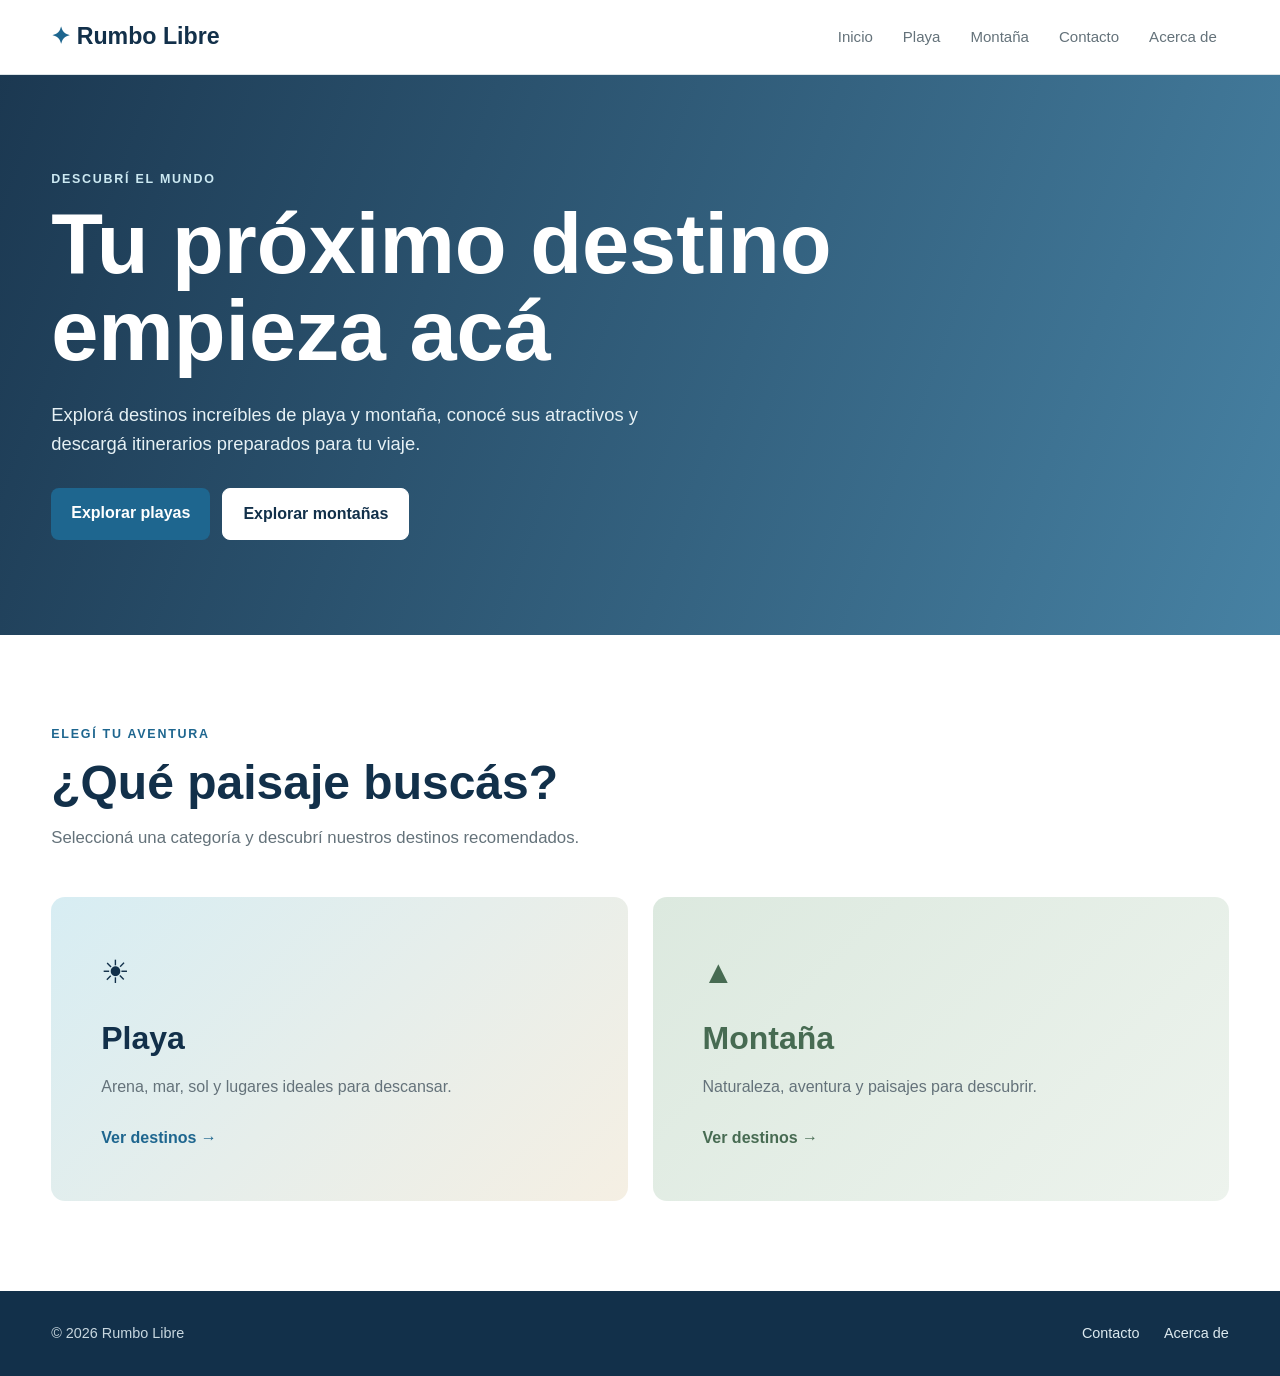
<file: ChatGPT/turismo/index.html>
<!DOCTYPE html>
<html lang="es">
<head>
    <meta charset="UTF-8">
    <meta name="viewport" content="width=device-width, initial-scale=1.0">
    <meta name="description" content="Descubrí destinos turísticos de playa y montaña.">
    <title>Rumbo Libre - Destinos turísticos</title>
    <link rel="stylesheet" href="estilosIA.css">
</head>

<body>

    <header class="encabezado">
        <div class="contenedor">
            <a href="index.html" class="logo">Rumbo Libre</a>

            <nav class="navegacion">
                <a href="index.html">Inicio</a>
                <a href="playa.html">Playa</a>
                <a href="montana.html">Montaña</a>
                <a href="contacto.html">Contacto</a>
                <a href="acerca.html">Acerca de</a>
            </nav>
        </div>
    </header>

    <main>

        <section class="hero">
            <div class="contenedor hero-contenido">
                <p class="etiqueta">DESCUBRÍ EL MUNDO</p>

                <h1>Tu próximo destino<br>empieza acá</h1>

                <p>
                    Explorá destinos increíbles de playa y montaña,
                    conocé sus atractivos y descargá itinerarios
                    preparados para tu viaje.
                </p>

                <div class="botones">
                    <a href="playa.html" class="boton boton-principal">
                        Explorar playas
                    </a>

                    <a href="montana.html" class="boton boton-secundario">
                        Explorar montañas
                    </a>
                </div>
            </div>
        </section>

        <section class="destinos-inicio">
            <div class="contenedor">

                <div class="titulo-seccion">
                    <p class="etiqueta">ELEGÍ TU AVENTURA</p>
                    <h2>¿Qué paisaje buscás?</h2>
                    <p>
                        Seleccioná una categoría y descubrí nuestros
                        destinos recomendados.
                    </p>
                </div>

                <div class="categorias">

                    <a href="playa.html" class="categoria tarjeta-playa">
                        <div class="categoria-contenido">
                            <span class="categoria-icono">☀</span>
                            <h3>Playa</h3>
                            <p>
                                Arena, mar, sol y lugares ideales
                                para descansar.
                            </p>
                            <span class="categoria-link">
                                Ver destinos →
                            </span>
                        </div>
                    </a>

                    <a href="montana.html" class="categoria tarjeta-montana">
                        <div class="categoria-contenido">
                            <span class="categoria-icono">▲</span>
                            <h3>Montaña</h3>
                            <p>
                                Naturaleza, aventura y paisajes
                                para descubrir.
                            </p>
                            <span class="categoria-link">
                                Ver destinos →
                            </span>
                        </div>
                    </a>

                </div>

            </div>
        </section>

    </main>

    <footer class="pie">
        <div class="contenedor pie-contenido">
            <p>© 2026 Rumbo Libre</p>

            <div>
                <a href="contacto.html">Contacto</a>
                <a href="acerca.html">Acerca de</a>
            </div>
        </div>
    </footer>

</body>
</html>
</file>
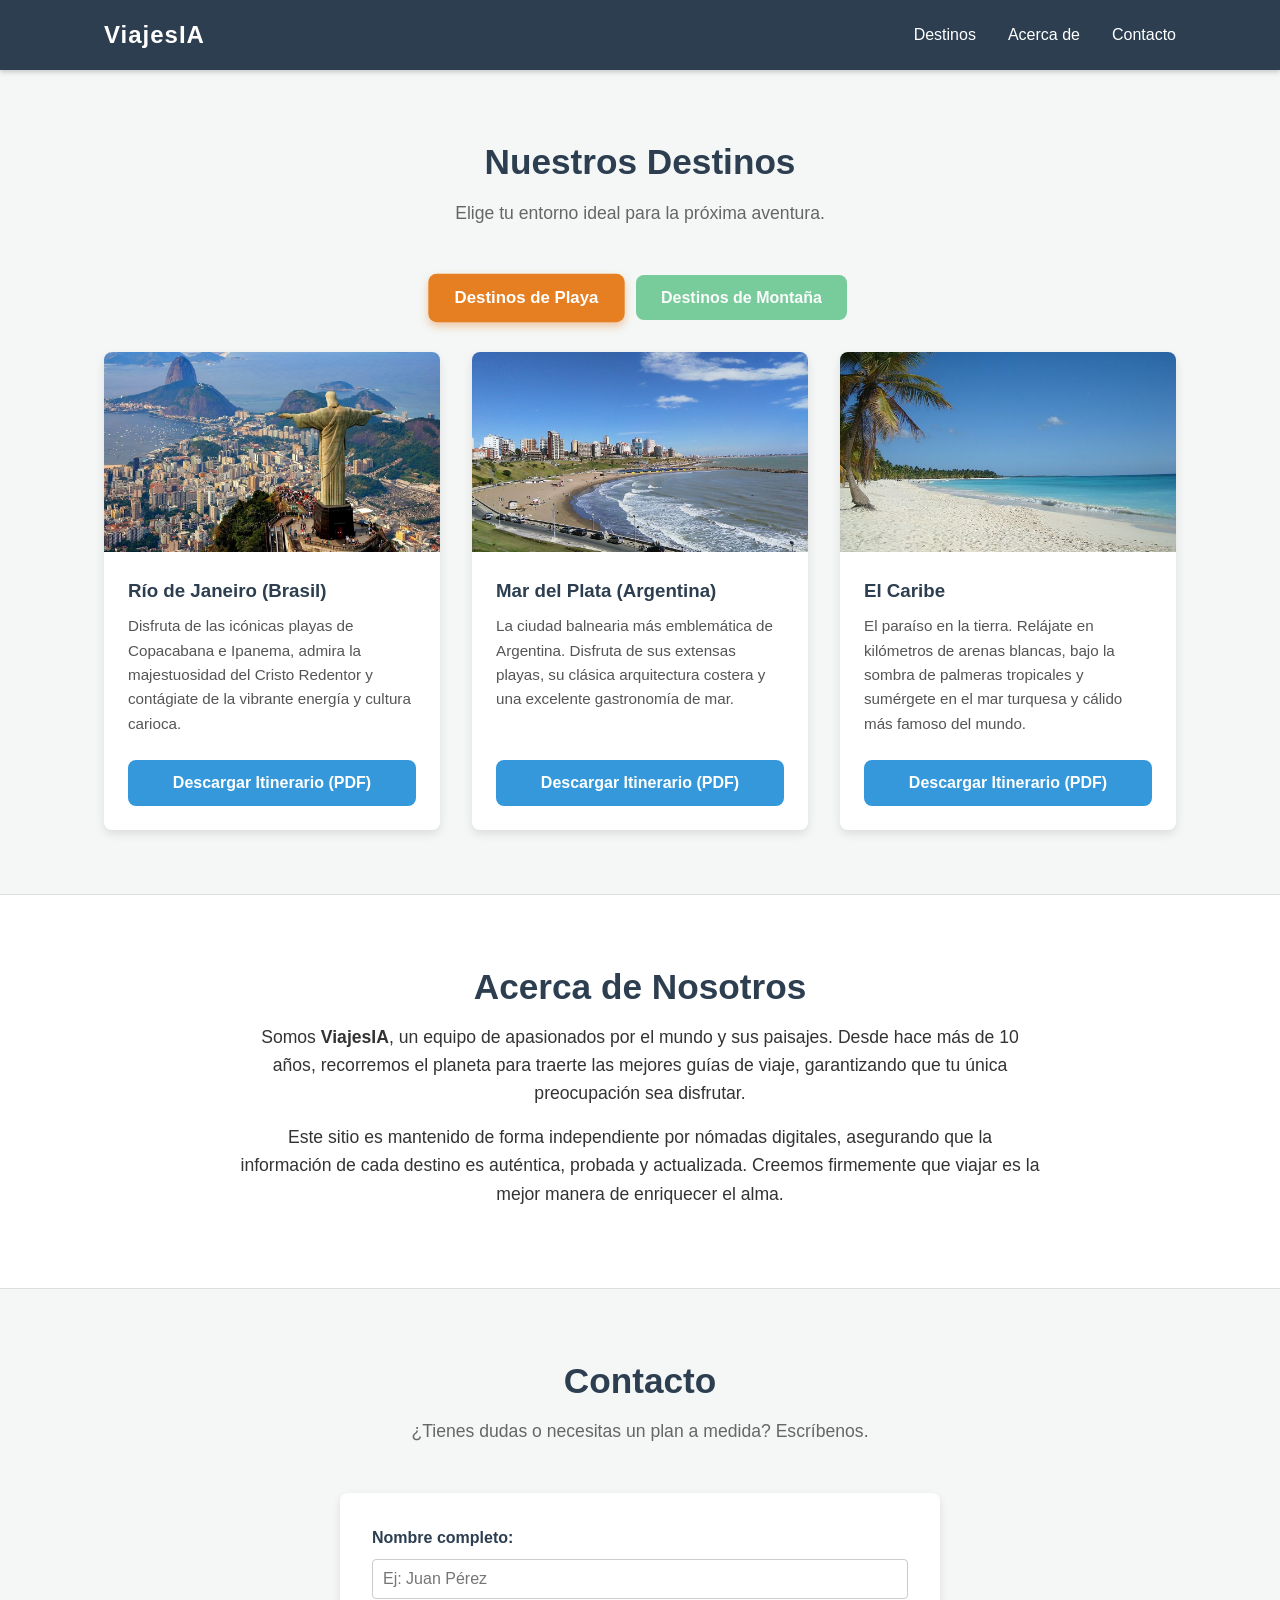
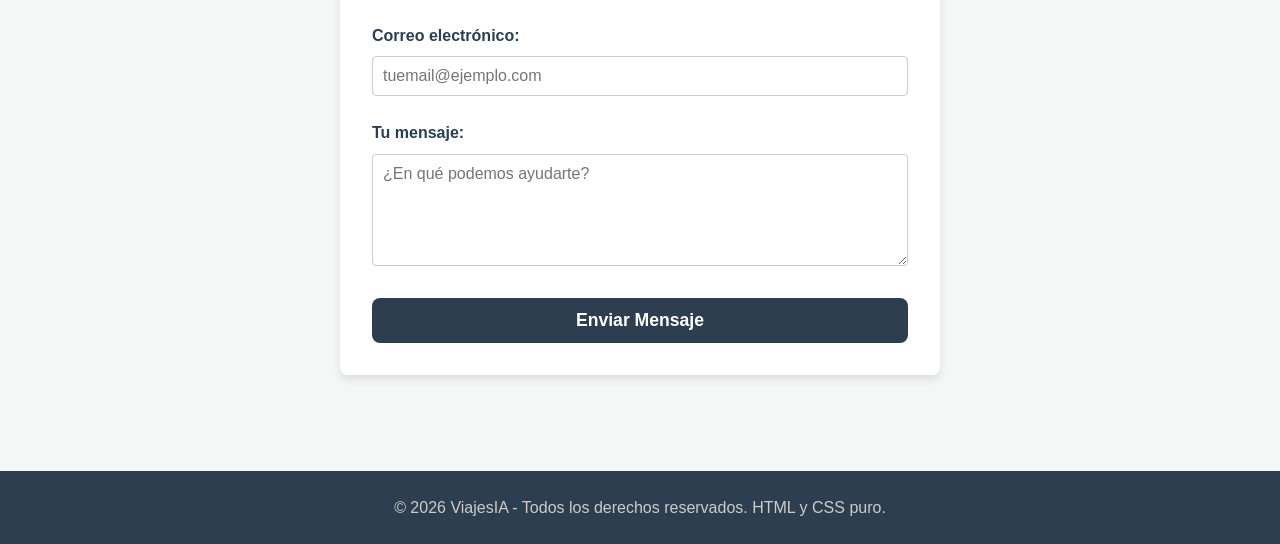
<file: Gemini/mi-sitio-turismo/index.html>
<!DOCTYPE html>
<html lang="es">
<head>
    <meta charset="UTF-8">
    <meta name="viewport" content="width=device-width, initial-scale=1.0">
    <title>Explora el Mundo - Destinos</title>
    <link rel="stylesheet" href="estilosIA.css">
</head>
<body>

    <!-- BARRA DE NAVEGACIÓN -->
    <header>
        <nav class="navbar">
            <div class="logo">ViajesIA</div>
            <ul class="nav-links">
                <li><a href="#destinos">Destinos</a></li>
                <li><a href="#acerca">Acerca de</a></li>
                <li><a href="#contacto">Contacto</a></li>
            </ul>
        </nav>
    </header>

    <main>
        <!-- SECCIÓN DE DESTINOS (Interacción Estática) -->
        <section id="destinos" class="seccion">
            <h2>Nuestros Destinos</h2>
            <p class="subtitulo">Elige tu entorno ideal para la próxima aventura.</p>

            <div class="contenedor-tabs">
                <!-- Radio buttons ocultos para manejar el estado -->
                <input type="radio" id="tab-playa" name="categoria-destinos" checked>
                <input type="radio" id="tab-montana" name="categoria-destinos">

                <!-- Botones de las pestañas -->
                <div class="tabs-botones">
                    <label for="tab-playa" class="btn-tab btn-playa">Destinos de Playa</label>
                    <label for="tab-montana" class="btn-tab btn-montana">Destinos de Montaña</label>
                </div>

                <!-- CONTENIDO: PLAYA -->
                <div class="tab-contenido" id="contenido-playa">
                    <div class="grid-destinos">
                        <!-- Destino 1 -->
                        <article class="tarjeta-destino">
                            <img src="imagenes/brasil.jpg" alt="Río de Janeiro, Brasil">
                            <div class="info-destino">
                                <h3>Río de Janeiro (Brasil)</h3>
                                <p>Disfruta de las icónicas playas de Copacabana e Ipanema, admira la majestuosidad del Cristo Redentor y contágiate de la vibrante energía y cultura carioca.</p>
                                <a href="guias/riodejaneiro.pdf" class="btn-descarga" download>Descargar Itinerario (PDF)</a>
                            </div>
                        </article>
                        <!-- Destino 2 -->
                        <article class="tarjeta-destino">
                            <img src="imagenes/mardel.jpg" alt="Mar del Plata, Argentina">
                            <div class="info-destino">
                                <h3>Mar del Plata (Argentina)</h3>
                                <p>La ciudad balnearia más emblemática de Argentina. Disfruta de sus extensas playas, su clásica arquitectura costera y una excelente gastronomía de mar.</p>
                                <a href="guias/mardel.pdf" class="btn-descarga" download>Descargar Itinerario (PDF)</a>
                            </div>
                        </article>
                        <!-- Destino 3 -->
                        <article class="tarjeta-destino">
                            <img src="imagenes/caribe.jpg" alt="El Caribe">
                            <div class="info-destino">
                                <h3>El Caribe</h3>
                                <p>El paraíso en la tierra. Relájate en kilómetros de arenas blancas, bajo la sombra de palmeras tropicales y sumérgete en el mar turquesa y cálido más famoso del mundo.</p>
                                <a href="guias/caribe.pdf" class="btn-descarga" download>Descargar Itinerario (PDF)</a>
                            </div>
                        </article>
                    </div>
                </div>

                <!-- CONTENIDO: MONTAÑA -->
                <div class="tab-contenido" id="contenido-montana">
                    <div class="grid-destinos">
                        <!-- Destino 4 -->
                        <article class="tarjeta-destino">
                            <img src="imagenes/mendoza.jpg" alt="Mendoza, Argentina">
                            <div class="info-destino">
                                <h3>Mendoza (Argentina)</h3>
                                <p>La tierra del sol y del buen vino. Descubre viñedos al pie de la imponente Cordillera de los Andes, ideal para el enoturismo y los deportes de aventura.</p>
                                <a href="guias/mendoza.pdf" class="btn-descarga" download>Descargar Itinerario (PDF)</a>
                            </div>
                        </article>
                        <!-- Destino 5 -->
                        <article class="tarjeta-destino">
                            <img src="imagenes/ushuaia.jpg" alt="Ushuaia, Argentina">
                            <div class="info-destino">
                                <h3>Ushuaia (Argentina)</h3>
                                <p>La mítica "Ciudad del Fin del Mundo". Un lugar mágico donde la cordillera se encuentra con el mar, rodeada de glaciares, bosques milenarios y el Canal Beagle.</p>
                                <a href="guias/ushuaia.pdf" class="btn-descarga" download>Descargar Itinerario (PDF)</a>
                            </div>
                        </article>
                        <!-- Destino 6 -->
                        <article class="tarjeta-destino">
                            <img src="imagenes/bariloche.jpg" alt="Bariloche, Argentina">
                            <div class="info-destino">
                                <h3>Bariloche (Argentina)</h3>
                                <p>Una joya de la Patagonia. Cerros nevados perfectos para esquiar, lagos de intenso azul cristalino y la mejor ruta del chocolate artesanal de sudamérica.</p>
                                <a href="guias/bariloche.pdf" class="btn-descarga" download>Descargar Itinerario (PDF)</a>
                            </div>
                        </article>
                    </div>
                </div>
            </div>
        </section>

        <!-- SECCIÓN: ACERCA DE -->
        <section id="acerca" class="seccion bg-claro">
            <div class="contenedor-acerca">
                <h2>Acerca de Nosotros</h2>
                <p>Somos <strong>ViajesIA</strong>, un equipo de apasionados por el mundo y sus paisajes. Desde hace más de 10 años, recorremos el planeta para traerte las mejores guías de viaje, garantizando que tu única preocupación sea disfrutar.</p>
                <p>Este sitio es mantenido de forma independiente por nómadas digitales, asegurando que la información de cada destino es auténtica, probada y actualizada. Creemos firmemente que viajar es la mejor manera de enriquecer el alma.</p>
            </div>
        </section>

        <!-- SECCIÓN: CONTACTO -->
        <section id="contacto" class="seccion">
            <h2>Contacto</h2>
            <p class="subtitulo">¿Tienes dudas o necesitas un plan a medida? Escríbenos.</p>
            
            <form action="#" class="formulario-contacto">
                <div class="grupo-input">
                    <label for="nombre">Nombre completo:</label>
                    <input type="text" id="nombre" name="nombre" required placeholder="Ej: Juan Pérez">
                </div>
                <div class="grupo-input">
                    <label for="email">Correo electrónico:</label>
                    <input type="email" id="email" name="email" required placeholder="tuemail@ejemplo.com">
                </div>
                <div class="grupo-input">
                    <label for="mensaje">Tu mensaje:</label>
                    <textarea id="mensaje" name="mensaje" rows="5" required placeholder="¿En qué podemos ayudarte?"></textarea>
                </div>
                <button type="submit" class="btn-enviar">Enviar Mensaje</button>
            </form>
        </section>
    </main>

    <!-- PIE DE PÁGINA -->
    <footer>
        <p>&copy; 2026 ViajesIA - Todos los derechos reservados. HTML y CSS puro.</p>
    </footer>

</body>
</html>
</file>
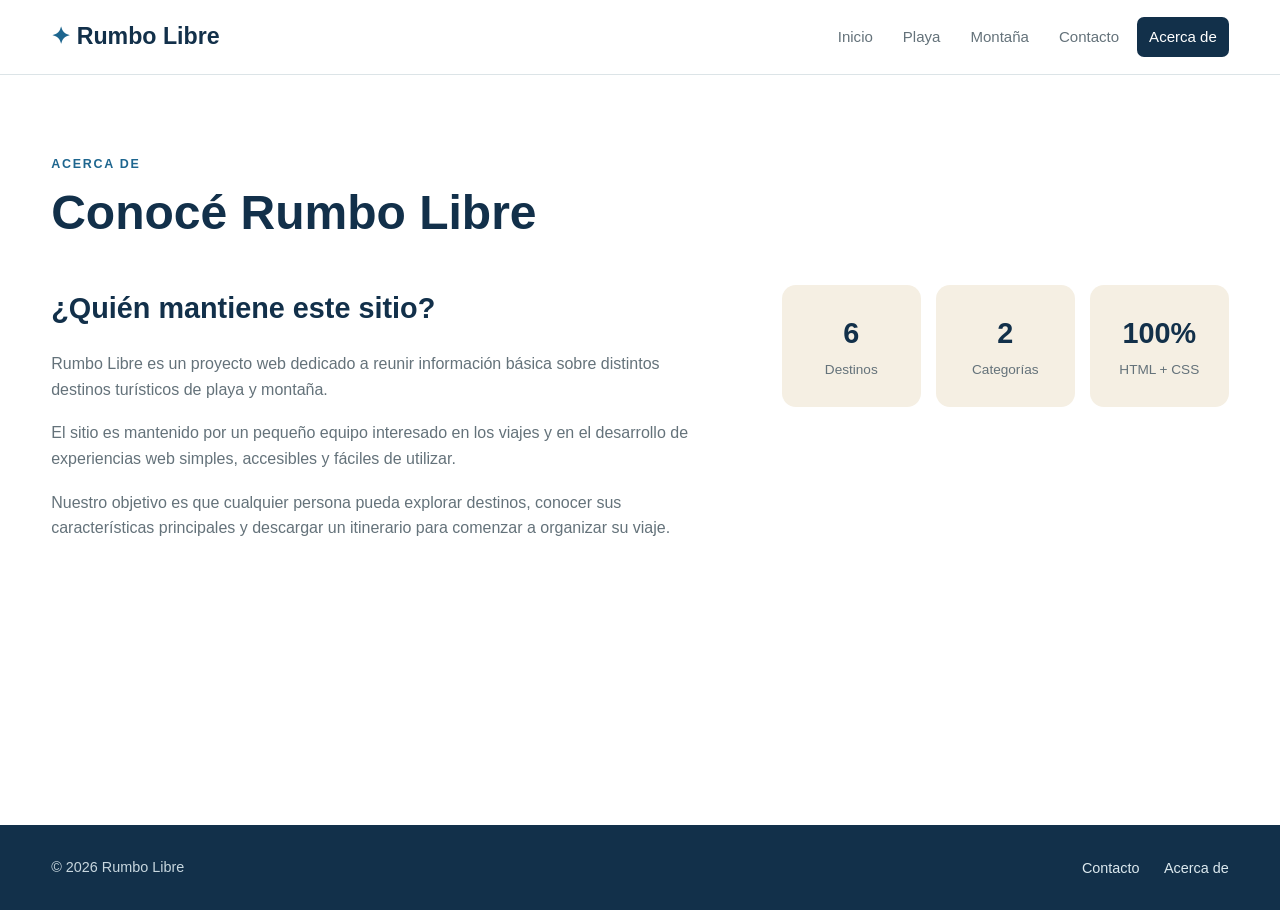
<file: ChatGPT/turismo/acerca.html>
<!DOCTYPE html>
<html lang="es">
<head>
    <meta charset="UTF-8">
    <meta name="viewport" content="width=device-width, initial-scale=1.0">
    <meta name="description" content="Información sobre quienes mantienen Rumbo Libre.">
    <title>Rumbo Libre - Acerca de</title>
    <link rel="stylesheet" href="estilosIA.css">
</head>

<body>

    <header class="encabezado">
        <div class="contenedor">
            <a href="index.html" class="logo">Rumbo Libre</a>

            <nav class="navegacion">
                <a href="index.html">Inicio</a>
                <a href="playa.html">Playa</a>
                <a href="montana.html">Montaña</a>
                <a href="contacto.html">Contacto</a>
                <a href="acerca.html" class="activo">Acerca de</a>
            </nav>
        </div>
    </header>

    <main>

        <section class="pagina-simple">
            <div class="contenedor">

                <div class="titulo-seccion">
                    <p class="etiqueta">ACERCA DE</p>
                    <h1>Conocé Rumbo Libre</h1>
                </div>

                <div class="acerca-grid">

                    <div class="acerca-texto">

                        <h2>¿Quién mantiene este sitio?</h2>

                        <p>
                            Rumbo Libre es un proyecto web dedicado a
                            reunir información básica sobre distintos
                            destinos turísticos de playa y montaña.
                        </p>

                        <p>
                            El sitio es mantenido por un pequeño equipo
                            interesado en los viajes y en el desarrollo
                            de experiencias web simples, accesibles y
                            fáciles de utilizar.
                        </p>

                        <p>
                            Nuestro objetivo es que cualquier persona
                            pueda explorar destinos, conocer sus
                            características principales y descargar
                            un itinerario para comenzar a organizar
                            su viaje.
                        </p>

                    </div>

                    <div class="acerca-datos">

                        <div class="dato">
                            <strong>6</strong>
                            <span>Destinos</span>
                        </div>

                        <div class="dato">
                            <strong>2</strong>
                            <span>Categorías</span>
                        </div>

                        <div class="dato">
                            <strong>100%</strong>
                            <span>HTML + CSS</span>
                        </div>

                    </div>

                </div>

            </div>
        </section>

    </main>

    <footer class="pie">
        <div class="contenedor pie-contenido">
            <p>© 2026 Rumbo Libre</p>

            <div>
                <a href="contacto.html">Contacto</a>
                <a href="acerca.html">Acerca de</a>
            </div>
        </div>
    </footer>

</body>
</html>
</file>
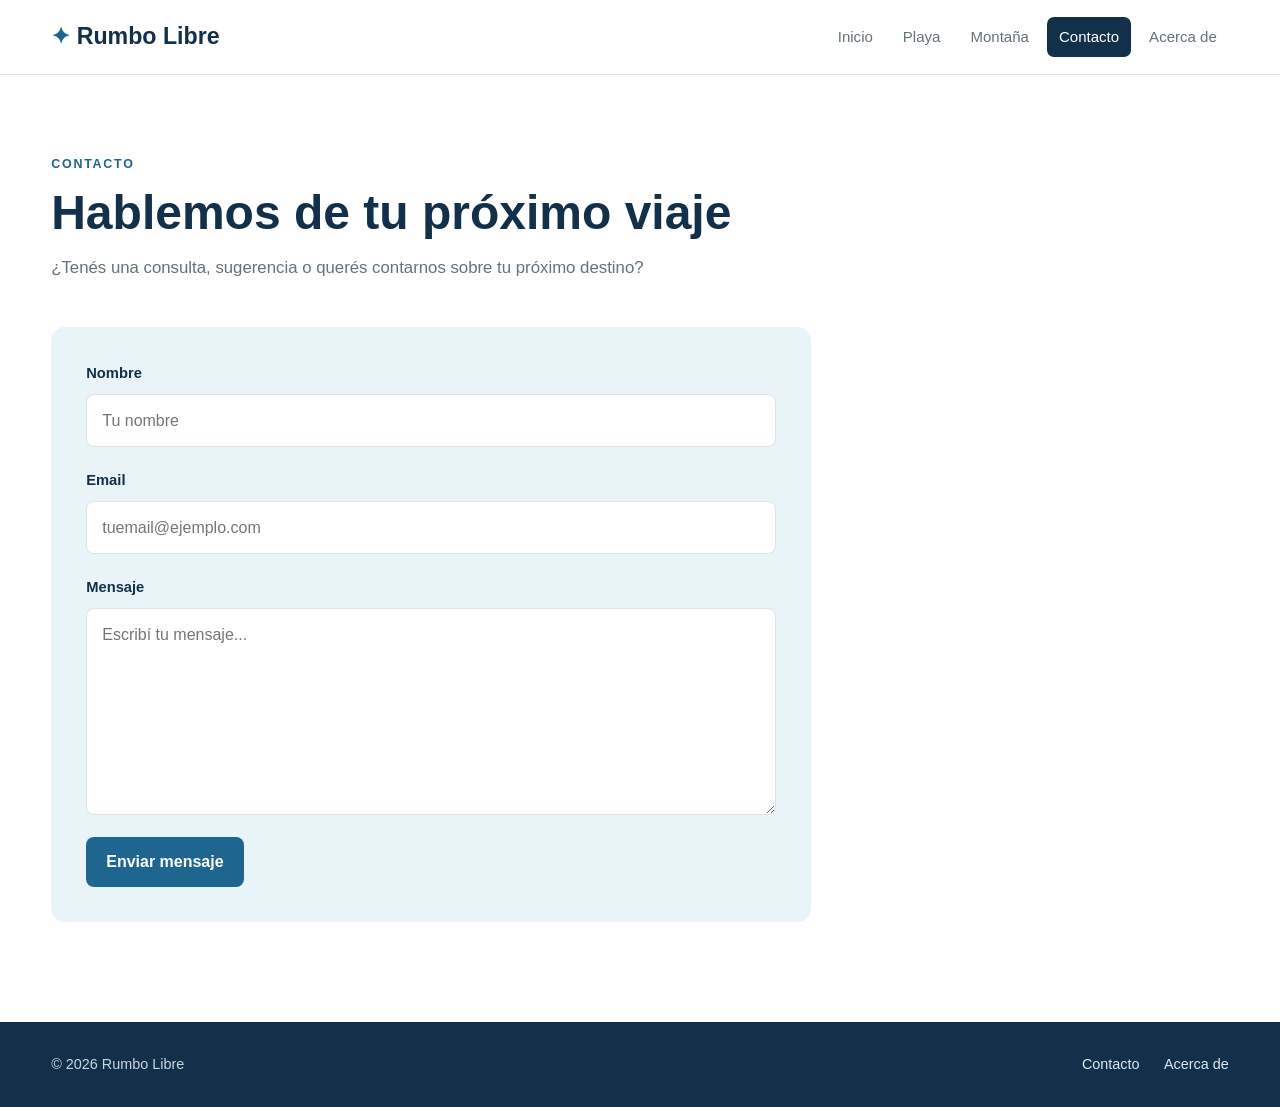
<file: ChatGPT/turismo/contacto.html>
<!DOCTYPE html>
<html lang="es">
<head>
    <meta charset="UTF-8">
    <meta name="viewport" content="width=device-width, initial-scale=1.0">
    <meta name="description" content="Formulario de contacto de Rumbo Libre.">
    <title>Rumbo Libre - Contacto</title>
    <link rel="stylesheet" href="estilosIA.css">
</head>

<body>

    <header class="encabezado">
        <div class="contenedor">
            <a href="index.html" class="logo">Rumbo Libre</a>

            <nav class="navegacion">
                <a href="index.html">Inicio</a>
                <a href="playa.html">Playa</a>
                <a href="montana.html">Montaña</a>
                <a href="contacto.html" class="activo">Contacto</a>
                <a href="acerca.html">Acerca de</a>
            </nav>
        </div>
    </header>

    <main>

        <section class="pagina-simple">
            <div class="contenedor">

                <div class="titulo-seccion">
                    <p class="etiqueta">CONTACTO</p>
                    <h1>Hablemos de tu próximo viaje</h1>
                    <p>
                        ¿Tenés una consulta, sugerencia o querés
                        contarnos sobre tu próximo destino?
                    </p>
                </div>

                <div class="formulario-contenedor">

                    <form class="formulario" action="#" method="post">

                        <div class="campo">
                            <label for="nombre">Nombre</label>

                            <input
                                type="text"
                                id="nombre"
                                name="nombre"
                                placeholder="Tu nombre"
                                required
                            >
                        </div>

                        <div class="campo">
                            <label for="email">Email</label>

                            <input
                                type="email"
                                id="email"
                                name="email"
                                placeholder="tuemail@ejemplo.com"
                                required
                            >
                        </div>

                        <div class="campo">
                            <label for="mensaje">Mensaje</label>

                            <textarea
                                id="mensaje"
                                name="mensaje"
                                rows="7"
                                placeholder="Escribí tu mensaje..."
                                required
                            ></textarea>
                        </div>

                        <button type="submit" class="boton boton-principal">
                            Enviar mensaje
                        </button>

                    </form>

                </div>

            </div>
        </section>

    </main>

    <footer class="pie">
        <div class="contenedor pie-contenido">
            <p>© 2026 Rumbo Libre</p>

            <div>
                <a href="contacto.html">Contacto</a>
                <a href="acerca.html">Acerca de</a>
            </div>
        </div>
    </footer>

</body>
</html>
</file>
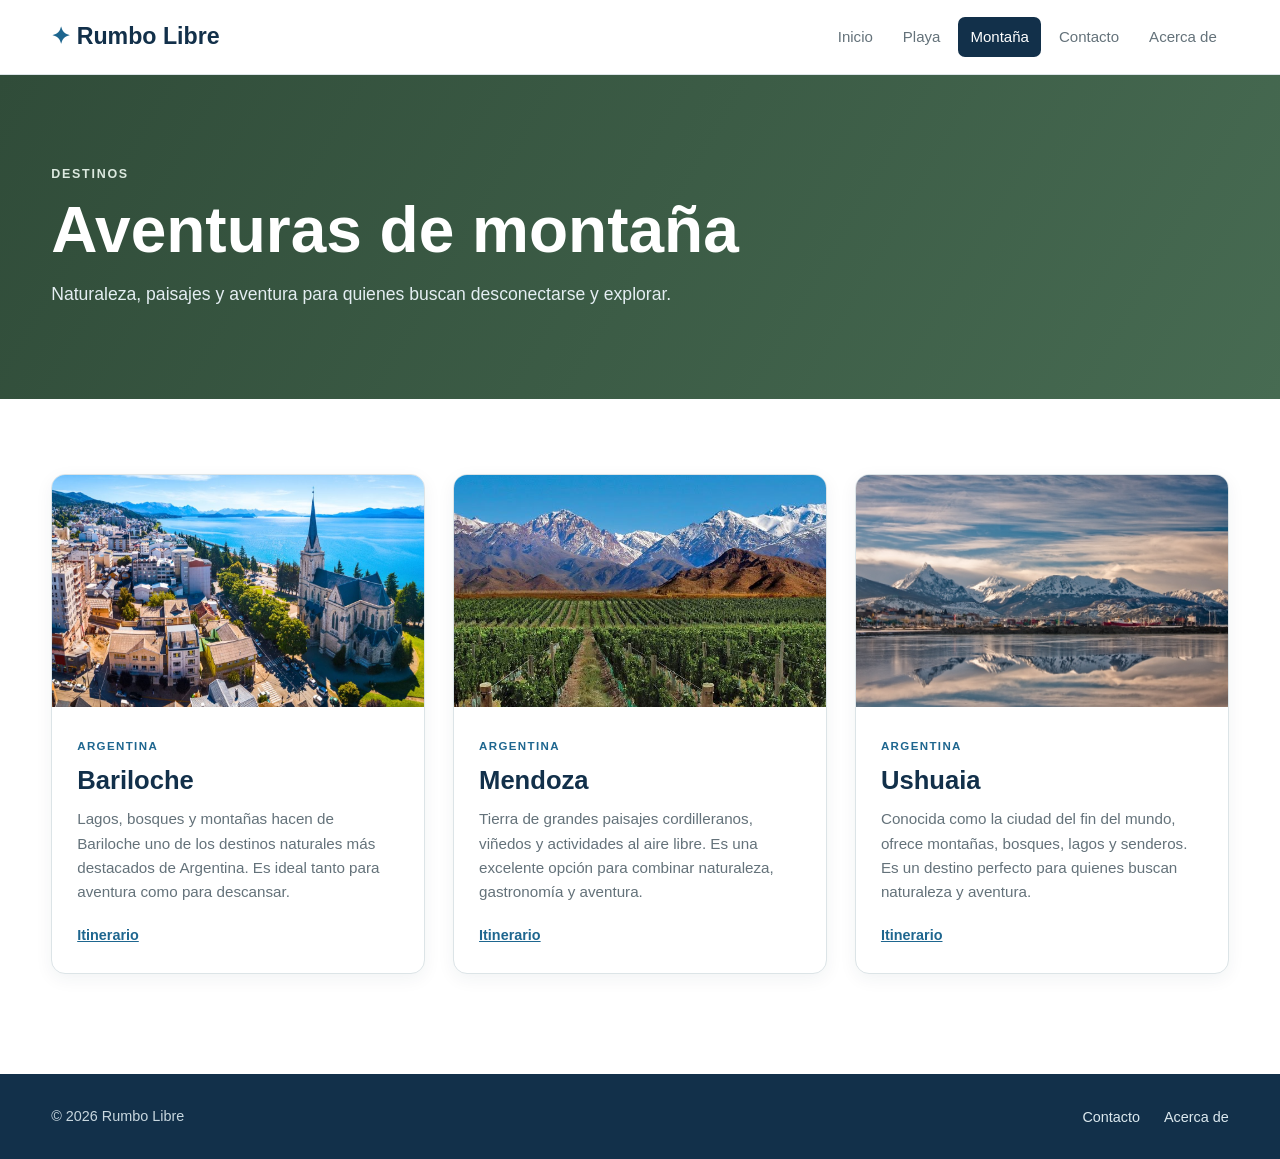
<file: ChatGPT/turismo/montana.html>
<!DOCTYPE html>
<html lang="es">

<head>

    <meta charset="UTF-8">

    <meta
        name="viewport"
        content="width=device-width, initial-scale=1.0"
    >

    <meta
        name="description"
        content="Destinos turísticos de montaña."
    >

    <title>
        Rumbo Libre - Destinos de Montaña
    </title>

    <link
        rel="stylesheet"
        href="estilosIA.css"
    >

</head>


<body>


    <!-- BARRA DE NAVEGACIÓN -->
    <header class="encabezado">

        <div class="contenedor">

            <a
                href="index.html"
                class="logo"
            >
                Rumbo Libre
            </a>


            <nav class="navegacion">

                <a href="index.html">
                    Inicio
                </a>

                <a href="playa.html">
                    Playa
                </a>

                <a
                    href="montana.html"
                    class="activo"
                >
                    Montaña
                </a>

                <a href="contacto.html">
                    Contacto
                </a>

                <a href="acerca.html">
                    Acerca de
                </a>

            </nav>

        </div>

    </header>



    <main>


        <!-- ENCABEZADO DE LA CATEGORÍA -->
        <section class="cabecera-categoria montana-header">

            <div class="contenedor">

                <p class="etiqueta">
                    DESTINOS
                </p>

                <h1>
                    Aventuras de montaña
                </h1>

                <p>
                    Naturaleza, paisajes y aventura para quienes
                    buscan desconectarse y explorar.
                </p>

            </div>

        </section>



        <!-- DESTINOS -->
        <section class="lista-destinos">

            <div class="contenedor">

                <div class="grid-destinos">


                    <!-- BARILOCHE -->
                    <article class="destino">

                        <img
                            src="imagenes/bariloche.jpg"
                            alt="Paisaje de Bariloche"
                        >

                        <div class="destino-contenido">

                            <span class="destino-categoria">
                                ARGENTINA
                            </span>

                            <h2>
                                Bariloche
                            </h2>

                            <p>
                                Lagos, bosques y montañas hacen de Bariloche
                                uno de los destinos naturales más destacados
                                de Argentina. Es ideal tanto para aventura
                                como para descansar.
                            </p>

                            <a
                                href="guias/bariloche.pdf"
                                download
                                class="enlace-itinerario"
                            >
                                Itinerario
                            </a>

                        </div>

                    </article>



                    <!-- MENDOZA -->
                    <article class="destino">

                        <img
                            src="imagenes/mendoza.jpg"
                            alt="Montañas de Mendoza"
                        >

                        <div class="destino-contenido">

                            <span class="destino-categoria">
                                ARGENTINA
                            </span>

                            <h2>
                                Mendoza
                            </h2>

                            <p>
                                Tierra de grandes paisajes cordilleranos,
                                viñedos y actividades al aire libre.
                                Es una excelente opción para combinar
                                naturaleza, gastronomía y aventura.
                            </p>

                            <a
                                href="guias/mendoza.pdf"
                                download
                                class="enlace-itinerario"
                            >
                                Itinerario
                            </a>

                        </div>

                    </article>



                    <!-- USHUAIA -->
                    <article class="destino">

                        <img
                            src="imagenes/ushuaia.jpg"
                            alt="Montañas de Ushuaia"
                        >

                        <div class="destino-contenido">

                            <span class="destino-categoria">
                                ARGENTINA
                            </span>

                            <h2>
                                Ushuaia
                            </h2>

                            <p>
                                Conocida como la ciudad del fin del mundo,
                                ofrece montañas, bosques, lagos y senderos.
                                Es un destino perfecto para quienes buscan
                                naturaleza y aventura.
                            </p>

                            <a
                                href="guias/ushuaia.pdf"
                                download
                                class="enlace-itinerario"
                            >
                                Itinerario
                            </a>

                        </div>

                    </article>


                </div>

            </div>

        </section>

    </main>



    <!-- PIE DE PÁGINA -->
    <footer class="pie">

        <div class="contenedor pie-contenido">

            <p>
                © 2026 Rumbo Libre
            </p>

            <div>

                <a href="contacto.html">
                    Contacto
                </a>

                <a href="acerca.html">
                    Acerca de
                </a>

            </div>

        </div>

    </footer>


</body>

</html>
</file>
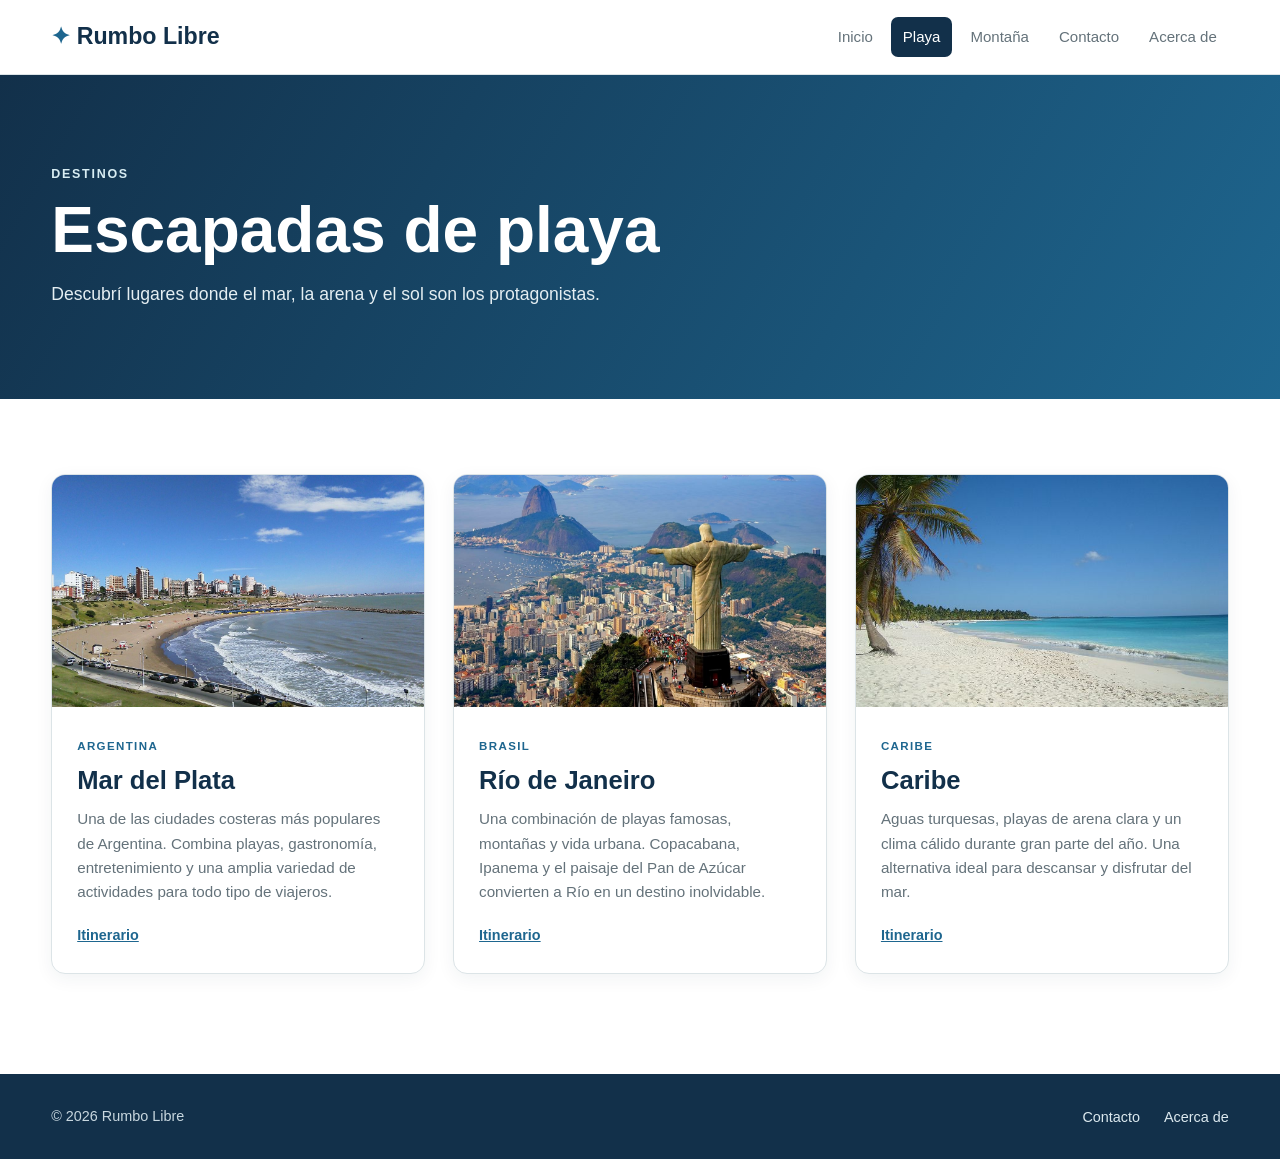
<file: ChatGPT/turismo/playa.html>
<!DOCTYPE html>
<html lang="es">

<head>
    <meta charset="UTF-8">
    <meta name="viewport" content="width=device-width, initial-scale=1.0">

    <meta name="description" content="Destinos turísticos de playa.">

    <title>Rumbo Libre - Destinos de Playa</title>

    <link rel="stylesheet" href="estilosIA.css">
</head>

<body>

    <!-- BARRA DE NAVEGACIÓN -->
    <header class="encabezado">

        <div class="contenedor">

            <a href="index.html" class="logo">
                Rumbo Libre
            </a>

            <nav class="navegacion">

                <a href="index.html">
                    Inicio
                </a>

                <a href="playa.html" class="activo">
                    Playa
                </a>

                <a href="montana.html">
                    Montaña
                </a>

                <a href="contacto.html">
                    Contacto
                </a>

                <a href="acerca.html">
                    Acerca de
                </a>

            </nav>

        </div>

    </header>


    <main>

        <!-- ENCABEZADO DE LA CATEGORÍA -->
        <section class="cabecera-categoria playa-header">

            <div class="contenedor">

                <p class="etiqueta">
                    DESTINOS
                </p>

                <h1>
                    Escapadas de playa
                </h1>

                <p>
                    Descubrí lugares donde el mar, la arena y el sol
                    son los protagonistas.
                </p>

            </div>

        </section>


        <!-- DESTINOS -->
        <section class="lista-destinos">

            <div class="contenedor">

                <div class="grid-destinos">


                    <!-- MAR DEL PLATA -->
                    <article class="destino">

                        <img
                            src="imagenes/mardel.jpg"
                            alt="Playa de Mar del Plata"
                        >

                        <div class="destino-contenido">

                            <span class="destino-categoria">
                                ARGENTINA
                            </span>

                            <h2>
                                Mar del Plata
                            </h2>

                            <p>
                                Una de las ciudades costeras más populares
                                de Argentina. Combina playas, gastronomía,
                                entretenimiento y una amplia variedad de
                                actividades para todo tipo de viajeros.
                            </p>

                            <a
                                href="guias/mardel.pdf"
                                download
                                class="enlace-itinerario"
                            >
                                Itinerario
                            </a>

                        </div>

                    </article>


                    <!-- RÍO DE JANEIRO -->
                    <article class="destino">

                        <img
                            src="imagenes/brasil.jpg"
                            alt="Playa de Río de Janeiro, Brasil"
                        >

                        <div class="destino-contenido">

                            <span class="destino-categoria">
                                BRASIL
                            </span>

                            <h2>
                                Río de Janeiro
                            </h2>

                            <p>
                                Una combinación de playas famosas,
                                montañas y vida urbana. Copacabana,
                                Ipanema y el paisaje del Pan de Azúcar
                                convierten a Río en un destino inolvidable.
                            </p>

                            <a
                                href="guias/brasil.pdf"
                                download
                                class="enlace-itinerario"
                            >
                                Itinerario
                            </a>

                        </div>

                    </article>


                    <!-- CARIBE -->
                    <article class="destino">

                        <img
                            src="imagenes/caribe.jpg"
                            alt="Playa del Caribe"
                        >

                        <div class="destino-contenido">

                            <span class="destino-categoria">
                                CARIBE
                            </span>

                            <h2>
                                Caribe
                            </h2>

                            <p>
                                Aguas turquesas, playas de arena clara y
                                un clima cálido durante gran parte del año.
                                Una alternativa ideal para descansar y
                                disfrutar del mar.
                            </p>

                            <a
                                href="guias/caribe.pdf"
                                download
                                class="enlace-itinerario"
                            >
                                Itinerario
                            </a>

                        </div>

                    </article>


                </div>

            </div>

        </section>

    </main>


    <!-- PIE DE PÁGINA -->
    <footer class="pie">

        <div class="contenedor pie-contenido">

            <p>
                © 2026 Rumbo Libre
            </p>

            <div>

                <a href="contacto.html">
                    Contacto
                </a>

                <a href="acerca.html">
                    Acerca de
                </a>

            </div>

        </div>

    </footer>

</body>

</html>
</file>
<file: ChatGPT/turismo/estilosIA.css>
/* =========================================================
   RUMBO LIBRE
   Hoja de estilos principal
   ========================================================= */


/* =========================================================
   VARIABLES
   ========================================================= */

:root {

    --azul-profundo: #12304a;

    --azul: #1e668f;

    --celeste: #e8f4f8;

    --verde: #476b52;

    --verde-claro: #edf3ed;

    --arena: #f5efe3;

    --blanco: #ffffff;

    --texto: #263238;

    --texto-suave: #64727a;

    --borde: #dce4e7;

    --sombra:
        0 10px 30px rgba(18, 48, 74, 0.10);

    --radio: 14px;

    --ancho: 1180px;
}



/* =========================================================
   RESET
   ========================================================= */

* {

    box-sizing: border-box;

    margin: 0;

    padding: 0;

}


html {

    scroll-behavior: smooth;

}


body {

    font-family:
        Arial,
        Helvetica,
        sans-serif;

    background-color: var(--blanco);

    color: var(--texto);

    line-height: 1.6;

}


img {

    display: block;

    max-width: 100%;

}


a {

    color: inherit;

    text-decoration: none;

}


button,
input,
textarea {

    font: inherit;

}



/* =========================================================
   ELEMENTOS GENERALES
   ========================================================= */

.contenedor {

    width: min(92%, var(--ancho));

    margin: 0 auto;

}


.etiqueta {

    color: var(--azul);

    font-size: 0.78rem;

    font-weight: bold;

    letter-spacing: 0.14em;

    margin-bottom: 10px;

}


.boton {

    display: inline-block;

    border: none;

    border-radius: 8px;

    cursor: pointer;

    font-weight: bold;

    padding: 12px 20px;

    text-align: center;

    transition:
        transform 0.2s ease,
        box-shadow 0.2s ease,
        background-color 0.2s ease;

}


.boton:hover {

    transform: translateY(-2px);

    box-shadow:
        0 7px 18px rgba(18, 48, 74, 0.18);

}


.boton-principal {

    background-color: var(--azul);

    color: var(--blanco);

}


.boton-principal:hover {

    background-color: var(--azul-profundo);

}


.boton-secundario {

    background-color: var(--blanco);

    border: 1px solid var(--blanco);

    color: var(--azul-profundo);

}


.boton-secundario:hover {

    background-color: var(--arena);

}



/* =========================================================
   ENLACES DE ITINERARIO
   ========================================================= */

.enlace-itinerario {

    color: var(--azul);

    font-size: 0.9rem;

    font-weight: bold;

    text-decoration: underline;

}


.enlace-itinerario:hover {

    color: var(--azul-profundo);

}



/* =========================================================
   HEADER / NAVEGACIÓN
   ========================================================= */

.encabezado {

    background-color: var(--blanco);

    border-bottom:
        1px solid var(--borde);

    position: relative;

    z-index: 10;

}


.encabezado .contenedor {

    align-items: center;

    display: flex;

    justify-content: space-between;

    min-height: 74px;

    gap: 30px;

}


.logo {

    color: var(--azul-profundo);

    font-size: 1.45rem;

    font-weight: 800;

    white-space: nowrap;

}


.logo::before {

    content: "✦ ";

    color: var(--azul);

}


.navegacion {

    align-items: center;

    display: flex;

    flex-wrap: wrap;

    gap: 6px;

}


.navegacion a {

    border-radius: 7px;

    color: var(--texto-suave);

    font-size: 0.94rem;

    padding: 8px 12px;

    transition:
        color 0.2s ease,
        background-color 0.2s ease;

}


.navegacion a:hover {

    background-color: var(--celeste);

    color: var(--azul-profundo);

}


.navegacion a.activo {

    background-color: var(--azul-profundo);

    color: var(--blanco);

}



/* =========================================================
   HERO
   ========================================================= */

.hero {

    align-items: center;

    background:
        linear-gradient(
            110deg,
            rgba(18, 48, 74, 0.96),
            rgba(30, 102, 143, 0.82)
        );

    color: var(--blanco);

    display: flex;

    min-height: 560px;

}


.hero-contenido {

    max-width: 1180px;

}


.hero .etiqueta {

    color: #cce9f2;

}


.hero h1 {

    font-size:
        clamp(2.7rem, 7vw, 5.3rem);

    line-height: 1.03;

    margin-bottom: 25px;

    max-width: 850px;

}


.hero p:not(.etiqueta) {

    color: #e6f1f5;

    font-size: 1.15rem;

    max-width: 650px;

}


.botones {

    display: flex;

    flex-wrap: wrap;

    gap: 12px;

    margin-top: 30px;

}



/* =========================================================
   CATEGORÍAS
   ========================================================= */

.destinos-inicio {

    padding: 90px 0;

}


.titulo-seccion {

    margin-bottom: 45px;

    max-width: 750px;

}


.titulo-seccion h1,
.titulo-seccion h2 {

    color: var(--azul-profundo);

    font-size:
        clamp(2rem, 4vw, 3rem);

    line-height: 1.15;

    margin-bottom: 15px;

}


.titulo-seccion > p:last-child {

    color: var(--texto-suave);

    font-size: 1.05rem;

}


.categorias {

    display: grid;

    grid-template-columns:
        repeat(2, 1fr);

    gap: 25px;

}


.categoria {

    border-radius: var(--radio);

    min-height: 300px;

    overflow: hidden;

    position: relative;

    transition:
        transform 0.25s ease,
        box-shadow 0.25s ease;

}


.categoria:hover {

    box-shadow: var(--sombra);

    transform: translateY(-5px);

}


.tarjeta-playa {

    background:
        linear-gradient(
            135deg,
            #d7edf3,
            #f5efe3
        );

}


.tarjeta-montana {

    background:
        linear-gradient(
            135deg,
            #dce9df,
            #edf3ed
        );

}


.categoria-contenido {

    display: flex;

    flex-direction: column;

    height: 100%;

    justify-content: center;

    padding: 50px;

}


.categoria-icono {

    color: var(--azul-profundo);

    font-size: 2rem;

    margin-bottom: 15px;

}


.tarjeta-montana .categoria-icono {

    color: var(--verde);

}


.categoria h3 {

    color: var(--azul-profundo);

    font-size: 2rem;

    margin-bottom: 10px;

}


.tarjeta-montana h3 {

    color: var(--verde);

}


.categoria p {

    color: var(--texto-suave);

    max-width: 450px;

}


.categoria-link {

    color: var(--azul);

    font-weight: bold;

    margin-top: 25px;

}


.tarjeta-montana .categoria-link {

    color: var(--verde);

}



/* =========================================================
   CABECERA DE CATEGORÍAS
   ========================================================= */

.cabecera-categoria {

    color: var(--blanco);

    padding: 90px 0;

}


.playa-header {

    background:
        linear-gradient(
            120deg,
            var(--azul-profundo),
            var(--azul)
        );

}


.montana-header {

    background:
        linear-gradient(
            120deg,
            #304c39,
            var(--verde)
        );

}


.cabecera-categoria .etiqueta {

    color: #d8edf3;

}


.montana-header .etiqueta {

    color: #dce9df;

}


.cabecera-categoria h1 {

    font-size:
        clamp(2.4rem, 6vw, 4rem);

    line-height: 1.1;

    margin-bottom: 15px;

}


.cabecera-categoria p:last-child {

    color: #e4eef2;

    font-size: 1.1rem;

    max-width: 650px;

}



/* =========================================================
   DESTINOS
   ========================================================= */

.lista-destinos {

    padding: 75px 0 100px;

}


.grid-destinos {

    display: grid;

    grid-template-columns:
        repeat(3, 1fr);

    gap: 28px;

}


.destino {

    background-color: var(--blanco);

    border:
        1px solid var(--borde);

    border-radius: var(--radio);

    box-shadow:
        0 5px 18px rgba(18, 48, 74, 0.06);

    overflow: hidden;

    transition:
        transform 0.25s ease,
        box-shadow 0.25s ease;

}


.destino:hover {

    box-shadow: var(--sombra);

    transform: translateY(-5px);

}


.destino img {

    aspect-ratio: 16 / 10;

    object-fit: cover;

    width: 100%;

}


.destino-contenido {

    padding: 25px;

}


.destino-categoria {

    color: var(--azul);

    font-size: 0.72rem;

    font-weight: bold;

    letter-spacing: 0.12em;

}


.destino h2 {

    color: var(--azul-profundo);

    font-size: 1.6rem;

    line-height: 1.2;

    margin: 7px 0 12px;

}


.destino p {

    color: var(--texto-suave);

    font-size: 0.95rem;

    margin-bottom: 18px;

}



/* =========================================================
   PÁGINAS SIMPLES
   ========================================================= */

.pagina-simple {

    min-height:
        calc(100vh - 150px);

    padding: 80px 0 100px;

}



/* =========================================================
   FORMULARIO
   ========================================================= */

.formulario-contenedor {

    background-color: var(--celeste);

    border-radius: var(--radio);

    max-width: 760px;

    padding: 35px;

}


.formulario {

    display: flex;

    flex-direction: column;

    gap: 22px;

}


.campo {

    display: flex;

    flex-direction: column;

    gap: 8px;

}


.campo label {

    color: var(--azul-profundo);

    font-size: 0.92rem;

    font-weight: bold;

}


.campo input,
.campo textarea {

    background-color: var(--blanco);

    border:
        1px solid var(--borde);

    border-radius: 8px;

    color: var(--texto);

    outline: none;

    padding: 13px 15px;

    transition:
        border-color 0.2s ease,
        box-shadow 0.2s ease;

}


.campo input:focus,
.campo textarea:focus {

    border-color: var(--azul);

    box-shadow:
        0 0 0 3px
        rgba(30, 102, 143, 0.12);

}


.campo textarea {

    min-height: 150px;

    resize: vertical;

}


.formulario .boton {

    align-self: flex-start;

}



/* =========================================================
   ACERCA DE
   ========================================================= */

.acerca-grid {

    align-items: start;

    display: grid;

    grid-template-columns:
        1.5fr 1fr;

    gap: 60px;

}


.acerca-texto h2 {

    color: var(--azul-profundo);

    font-size: 1.8rem;

    margin-bottom: 20px;

}


.acerca-texto p {

    color: var(--texto-suave);

    margin-bottom: 18px;

}


.acerca-datos {

    display: grid;

    grid-template-columns:
        repeat(3, 1fr);

    gap: 15px;

}


.dato {

    background-color: var(--arena);

    border-radius: var(--radio);

    padding: 25px 15px;

    text-align: center;

}


.dato strong {

    color: var(--azul-profundo);

    display: block;

    font-size: 1.8rem;

}


.dato span {

    color: var(--texto-suave);

    font-size: 0.85rem;

}



/* =========================================================
   FOOTER
   ========================================================= */

.pie {

    background-color: var(--azul-profundo);

    color: var(--blanco);

}


.pie-contenido {

    align-items: center;

    display: flex;

    justify-content: space-between;

    min-height: 85px;

}


.pie p {

    color: #c8d7df;

    font-size: 0.9rem;

}


.pie a {

    color: #dce9ef;

    font-size: 0.9rem;

    margin-left: 20px;

}


.pie a:hover {

    text-decoration: underline;

}



/* =========================================================
   RESPONSIVE - TABLET
   ========================================================= */

@media (max-width: 900px) {

    .encabezado .contenedor {

        align-items: flex-start;

        flex-direction: column;

        gap: 10px;

        padding: 17px 0;

    }


    .navegacion {

        width: 100%;

    }


    .navegacion a {

        padding: 7px 9px;

    }


    .grid-destinos {

        grid-template-columns:
            repeat(2, 1fr);

    }


    .acerca-grid {

        grid-template-columns: 1fr;

        gap: 35px;

    }

}



/* =========================================================
   RESPONSIVE - MOBILE
   ========================================================= */

@media (max-width: 600px) {

    .contenedor {

        width: min(90%, var(--ancho));

    }


    .encabezado .contenedor {

        min-height: auto;

    }


    .logo {

        font-size: 1.3rem;

    }


    .navegacion {

        gap: 3px;

    }


    .navegacion a {

        font-size: 0.82rem;

        padding: 6px 7px;

    }


    .hero {

        min-height: 520px;

    }


    .hero h1 {

        font-size: 2.65rem;

    }


    .hero p:not(.etiqueta) {

        font-size: 1rem;

    }


    .botones {

        flex-direction: column;

    }


    .botones .boton {

        width: 100%;

    }


    .destinos-inicio {

        padding: 65px 0;

    }


    .categorias {

        grid-template-columns: 1fr;

    }


    .categoria-contenido {

        padding: 35px;

    }


    .cabecera-categoria {

        padding: 65px 0;

    }


    .cabecera-categoria h1 {

        font-size: 2.5rem;

    }


    .lista-destinos {

        padding: 55px 0 70px;

    }


    .grid-destinos {

        grid-template-columns: 1fr;

    }


    .pagina-simple {

        padding: 60px 0 70px;

    }


    .titulo-seccion h1,
    .titulo-seccion h2 {

        font-size: 2.2rem;

    }


    .formulario-contenedor {

        padding: 22px;

    }


    .formulario .boton {

        width: 100%;

    }


    .acerca-datos {

        grid-template-columns: 1fr;

    }


    .pie-contenido {

        align-items: flex-start;

        flex-direction: column;

        gap: 12px;

        justify-content: center;

        padding: 20px 0;

    }


    .pie a {

        margin-left: 0;

        margin-right: 15px;

    }

}
</file>
<file: Gemini/mi-sitio-turismo/estilosIA.css>
/* ==========================================================================
   RESET Y VARIABLES (Paleta de Colores)
   ========================================================================== */
:root {
    /* Paleta de Colores */
    --color-fondo: #F4F7F6;       /* Gris muy claro para fondos */
    --color-texto: #333333;       /* Gris oscuro para lectura cómoda */
    --color-primario: #2C3E50;    /* Azul Marino (NavBar, Footer, Textos Principales) */
    
    --color-playa: #E67E22;       /* Naranja cálido (Sol, arena) */
    --color-montana: #27AE60;     /* Verde bosque (Naturaleza, altura) */
    
    --color-acento: #3498DB;      /* Azul claro para enlaces y botones */
    --color-blanco: #FFFFFF;
    
    --sombra-tarjeta: 0 4px 10px rgba(0,0,0,0.1);
    --radio-borde: 8px;
}

* {
    margin: 0;
    padding: 0;
    box-sizing: border-box;
    font-family: 'Segoe UI', Tahoma, Geneva, Verdana, sans-serif;
    scroll-behavior: smooth;
}

body {
    background-color: var(--color-fondo);
    color: var(--color-texto);
    line-height: 1.6;
}

/* ==========================================================================
   BARRA DE NAVEGACIÓN
   ========================================================================== */
header {
    background-color: var(--color-primario);
    position: sticky;
    top: 0;
    z-index: 1000;
    box-shadow: 0 2px 5px rgba(0,0,0,0.2);
}

.navbar {
    display: flex;
    justify-content: space-between;
    align-items: center;
    padding: 1rem 5%;
    max-width: 1200px;
    margin: 0 auto;
}

.logo {
    color: var(--color-blanco);
    font-size: 1.5rem;
    font-weight: bold;
    letter-spacing: 1px;
}

.nav-links {
    list-style: none;
    display: flex;
    gap: 2rem;
}

.nav-links a {
    color: var(--color-blanco);
    text-decoration: none;
    font-weight: 500;
    transition: color 0.3s;
}

.nav-links a:hover {
    color: var(--color-playa);
}

/* ==========================================================================
   SECCIONES GENERALES
   ========================================================================== */
.seccion {
    padding: 4rem 5%;
    max-width: 1200px;
    margin: 0 auto;
}

.bg-claro {
    background-color: var(--color-blanco);
    border-top: 1px solid #ddd;
    border-bottom: 1px solid #ddd;
    max-width: 100%;
}

.seccion h2 {
    text-align: center;
    font-size: 2.2rem;
    color: var(--color-primario);
    margin-bottom: 0.5rem;
}

.subtitulo {
    text-align: center;
    margin-bottom: 3rem;
    color: #666;
    font-size: 1.1rem;
}

/* ==========================================================================
   INTERACCIÓN ESTÁTICA - PESTAÑAS (CSS PURO)
   ========================================================================== */
.contenedor-tabs {
    margin-top: 2rem;
}

input[type="radio"][name="categoria-destinos"] {
    display: none;
}

.tabs-botones {
    display: flex;
    justify-content: center;
    gap: 1rem;
    margin-bottom: 2rem;
}

.btn-tab {
    padding: 10px 25px;
    border-radius: var(--radio-borde);
    cursor: pointer;
    font-weight: bold;
    color: var(--color-blanco);
    transition: opacity 0.3s, transform 0.2s;
    opacity: 0.6;
}

.btn-playa {
    background-color: var(--color-playa);
}

.btn-montana {
    background-color: var(--color-montana);
}

.btn-tab:hover {
    opacity: 0.8;
}

.tab-contenido {
    display: none;
    animation: fade-in 0.5s ease-in-out;
}

#tab-playa:checked ~ .tabs-botones .btn-playa {
    opacity: 1;
    transform: scale(1.05);
    box-shadow: 0 4px 8px rgba(230, 126, 34, 0.4);
}

#tab-montana:checked ~ .tabs-botones .btn-montana {
    opacity: 1;
    transform: scale(1.05);
    box-shadow: 0 4px 8px rgba(39, 174, 96, 0.4);
}

#tab-playa:checked ~ #contenido-playa {
    display: block;
}

#tab-montana:checked ~ #contenido-montana {
    display: block;
}

@keyframes fade-in {
    from { opacity: 0; transform: translateY(10px); }
    to { opacity: 1; transform: translateY(0); }
}

/* ==========================================================================
   GRILLA DE DESTINOS Y TARJETAS
   ========================================================================== */
.grid-destinos {
    display: grid;
    grid-template-columns: repeat(auto-fit, minmax(300px, 1fr));
    gap: 2rem;
}

.tarjeta-destino {
    background-color: var(--color-blanco);
    border-radius: var(--radio-borde);
    overflow: hidden;
    box-shadow: var(--sombra-tarjeta);
    transition: transform 0.3s;
    display: flex;
    flex-direction: column;
}

.tarjeta-destino:hover {
    transform: translateY(-5px);
}

.tarjeta-destino img {
    width: 100%;
    height: 200px;
    object-fit: cover;
    background-color: #ddd; 
}

.info-destino {
    padding: 1.5rem;
    display: flex;
    flex-direction: column;
    flex-grow: 1;
}

.info-destino h3 {
    color: var(--color-primario);
    margin-bottom: 0.5rem;
}

.info-destino p {
    font-size: 0.95rem;
    color: #555;
    margin-bottom: 1.5rem;
    flex-grow: 1; 
}

.btn-descarga {
    display: inline-block;
    text-align: center;
    background-color: var(--color-acento);
    color: var(--color-blanco);
    text-decoration: none;
    padding: 10px 15px;
    border-radius: var(--radio-borde);
    font-weight: bold;
    transition: background-color 0.3s;
}

.btn-descarga:hover {
    background-color: #2980B9;
}

/* ==========================================================================
   ACERCA DE Y CONTACTO
   ========================================================================== */
.contenedor-acerca {
    max-width: 800px;
    margin: 0 auto;
    text-align: center;
}

.contenedor-acerca p {
    margin-bottom: 1rem;
    font-size: 1.1rem;
}

.formulario-contacto {
    max-width: 600px;
    margin: 0 auto;
    background: var(--color-blanco);
    padding: 2rem;
    border-radius: var(--radio-borde);
    box-shadow: var(--sombra-tarjeta);
}

.grupo-input {
    margin-bottom: 1.5rem;
}

.grupo-input label {
    display: block;
    font-weight: bold;
    margin-bottom: 0.5rem;
    color: var(--color-primario);
}

.grupo-input input, 
.grupo-input textarea {
    width: 100%;
    padding: 10px;
    border: 1px solid #ccc;
    border-radius: 4px;
    font-size: 1rem;
    font-family: inherit;
}

.grupo-input input:focus, 
.grupo-input textarea:focus {
    outline: none;
    border-color: var(--color-acento);
    box-shadow: 0 0 5px rgba(52, 152, 219, 0.3);
}

.btn-enviar {
    width: 100%;
    background-color: var(--color-primario);
    color: var(--color-blanco);
    border: none;
    padding: 12px;
    font-size: 1.1rem;
    border-radius: var(--radio-borde);
    cursor: pointer;
    font-weight: bold;
    transition: background-color 0.3s;
}

.btn-enviar:hover {
    background-color: #1A252F;
}

/* ==========================================================================
   FOOTER
   ========================================================================== */
footer {
    background-color: var(--color-primario);
    color: #ccc;
    text-align: center;
    padding: 1.5rem;
    margin-top: 2rem;
}

/* ==========================================================================
   RESPONSIVO (MEDIA QUERIES)
   ========================================================================== */
@media (max-width: 768px) {
    .navbar {
        flex-direction: column;
        gap: 1rem;
    }
    
    .nav-links {
        width: 100%;
        justify-content: center;
        flex-wrap: wrap;
        gap: 1.5rem;
    }

    .tabs-botones {
        flex-direction: column;
        align-items: center;
    }
    
    .btn-tab {
        width: 100%;
        max-width: 300px;
        text-align: center;
    }
}
</file>
